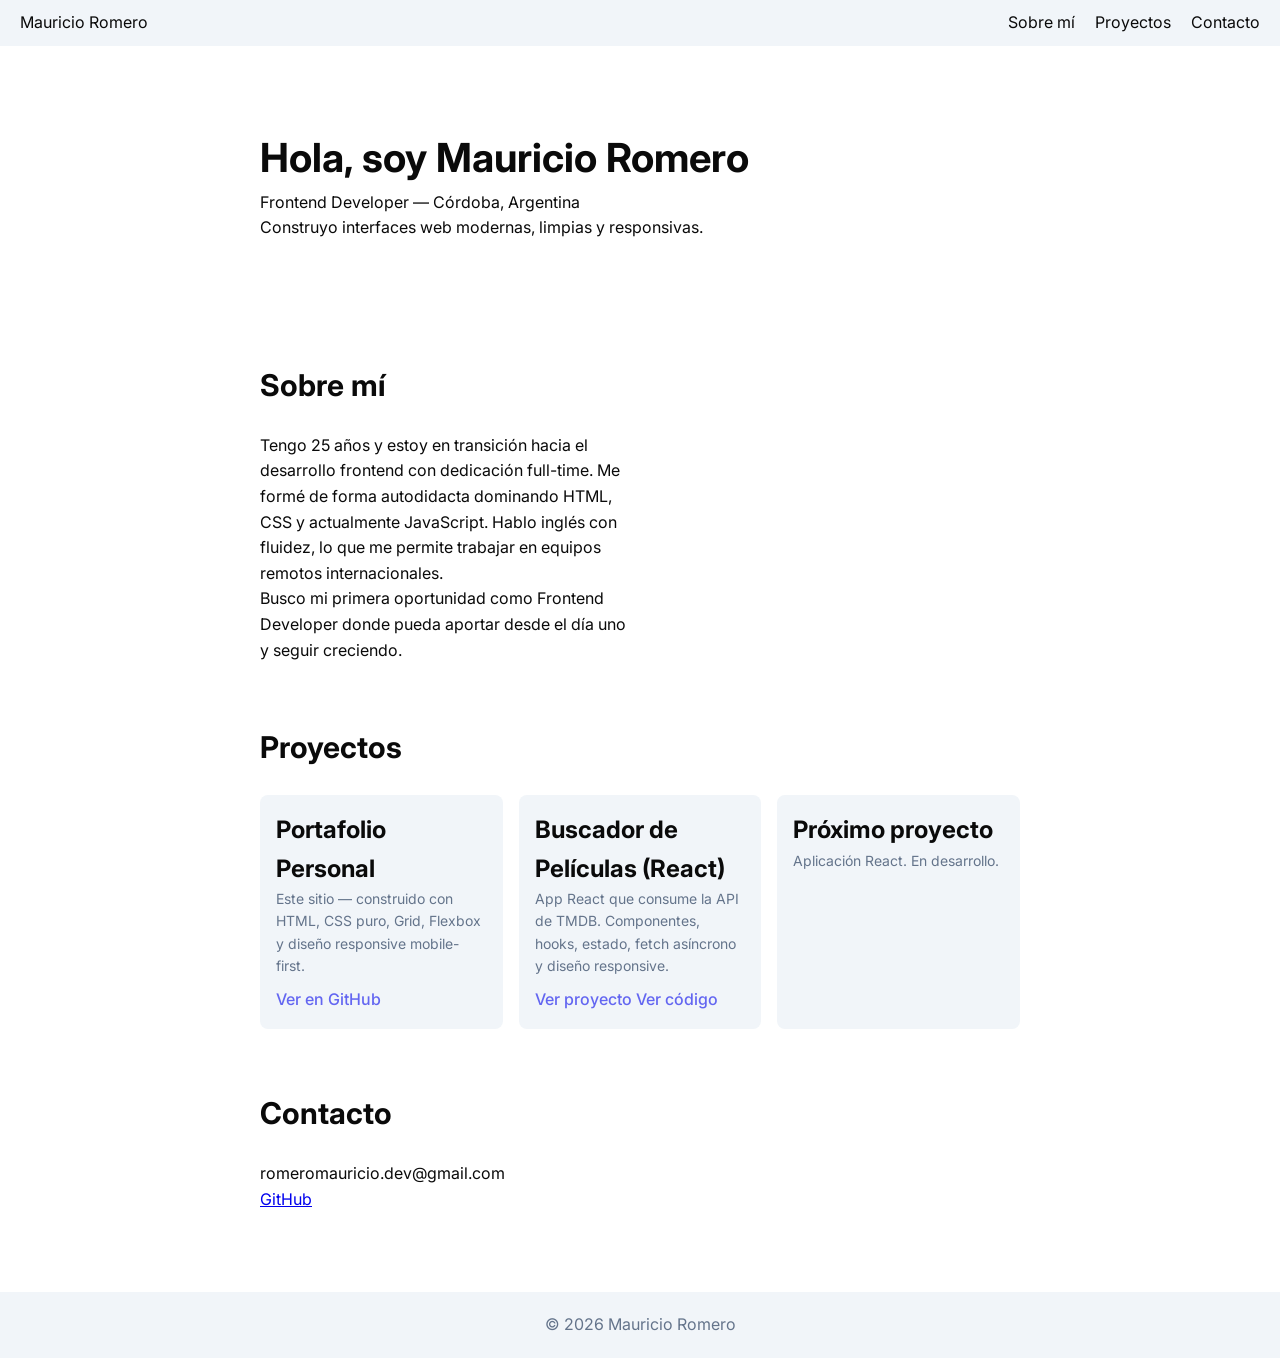
<file: index.html>
<!doctype html>
<html lang="es">
    <head>
        <meta charset="UTF-8" />
        <meta name="viewport" content="width=device-width, initial-scale=1.0" />
        <meta
            name="description"
            content="Portfolio de Mauricio Romero, Frontend Developer especializado en HTML, CSS y JavaScript. Buscando oportunidades remotas internacionales."
        />
        <meta
            property="og:title"
            content="Mauricio Romero - Frontend Developer"
        />
        <meta
            property="og:description"
            content="Portfolio de Mauricio Romero, Frontend Developer especializado en HTML, CSS y JavaScript."
        />
        <meta property="og:type" content="website" />
        <meta
            property="og:url"
            content="https://mauricionromero.github.io/portfolio/"
        />
        <title>Mauricio Romero - Frontend Developer</title>
        <link rel="preconnect" href="https://fonts.googleapis.com" />
        <link
            href="https://fonts.googleapis.com/css2?family=Inter:wght@400;500;600;700&display=swap"
            rel="stylesheet"
        />
        <link rel="stylesheet" href="styles.css" />
    </head>
    <body>
        <header>
            <span>Mauricio Romero</span>
            <nav>
                <ul>
                    <li><a href="#sobre-mi">Sobre mí</a></li>
                    <li><a href="#proyectos">Proyectos</a></li>
                    <li><a href="#contacto">Contacto</a></li>
                </ul>
            </nav>
        </header>

        <main>
            <section id="hero">
                <h1>Hola, soy Mauricio Romero</h1>
                <p id="mensaje">Frontend Developer — Córdoba, Argentina</p>
                <p>Construyo interfaces web modernas, limpias y responsivas.</p>
            </section>

            <section id="sobre-mi">
                <h2>Sobre mí</h2>
                <div class="sobre-mi-grid">
                    <div class="sobre-mi-texto">
                        <p>
                            Tengo 25 años y estoy en transición hacia el
                            desarrollo frontend con dedicación full-time. Me
                            formé de forma autodidacta dominando HTML, CSS y
                            actualmente JavaScript. Hablo inglés con fluidez, lo
                            que me permite trabajar en equipos remotos
                            internacionales.
                        </p>
                        <p>
                            Busco mi primera oportunidad como Frontend Developer
                            donde pueda aportar desde el día uno y seguir
                            creciendo.
                        </p>
                    </div>
                    <div class="sobre-mi-imagen">
                        <!-- Tu foto acá -->
                    </div>
                </div>
            </section>

            <section id="proyectos">
                <h2>Proyectos</h2>
                <div class="cards">
                    <article class="card">
                        <h3>Portafolio Personal</h3>
                        <p>
                            Este sitio — construido con HTML, CSS puro, Grid,
                            Flexbox y diseño responsive mobile-first.
                        </p>
                        <a
                            href="https://github.com/MauricioNRomero"
                            target="_blank"
                            rel="noopener noreferrer"
                            >Ver en GitHub</a
                        >
                    </article>
                    <article class="card">
                        <h3>Buscador de Películas (React)</h3>
                        <p>
                            App React que consume la API de TMDB. Componentes,
                            hooks, estado, fetch asíncrono y diseño responsive.
                        </p>
                        <a
                            href="https://buscador-react-eight.vercel.app/"
                            target="_blank"
                            rel="noopener noreferrer"
                            >Ver proyecto</a
                        >
                        <a
                            href="https://github.com/MauricioNRomero/buscador-react"
                            target="_blank"
                            rel="noopener noreferrer"
                            >Ver código</a
                        >
                    </article>
                    <article class="card">
                        <h3>Próximo proyecto</h3>
                        <p>Aplicación React. En desarrollo.</p>
                    </article>
                </div>
            </section>

            <section id="contacto">
                <h2>Contacto</h2>
                <p>romeromauricio.dev@gmail.com</p>
                <p>
                    <a
                        href="https://github.com/MauricioNRomero"
                        target="_blank"
                        rel="noopener noreferrer"
                        >GitHub</a
                    >
                </p>
            </section>
        </main>

        <footer>
            <p>© <span id="anio">2026</span> Mauricio Romero</p>
        </footer>
        <script src="script.js"></script>
    </body>
</html>
</file>
<file: styles.css>
:root {
    --backgroundcolor: #ffffff;
    --superficie: #f1f5f9;
    --texto: #0a0a0a;
    --textosecundario: #64748b;
    --acento: #6366f1;
}

* {
    box-sizing: border-box;
    margin: 0;
    padding: 0;
}

html {
    font-size: 62.5%;
    scroll-behavior: smooth;
}

body {
    font-family: 'Inter', sans-serif;
    background-color: var(--backgroundcolor);
    color: var(--texto);
    font-size: 1.6rem;
    line-height: 1.6;
    display: flex;
    flex-direction: column;
    min-height: 100vh;
}

header {
    padding: 1rem 2rem;
    background-color: var(--superficie);
    display: flex;
    flex-direction: column;
    align-items: center;
    gap: 1rem;
}

main {
    max-width: 800px;
    margin: 0 auto;
    padding: 2rem;
    flex: 1;
}
section {
    margin-bottom: 6rem;
}

nav ul {
    list-style: none;
    display: flex;
    flex-direction: column;
    align-items: center;
    gap: 2rem;
}

nav a {
    text-decoration: none;
    color: var(--texto);
    transition: color 0.2s ease;
}

nav a:hover {
    color: var(--acento);
}

h1 {
    font-size: 4rem;
}
h2 {
    font-size: 3rem;
    margin-bottom: 2.4rem;
}
h3 {
    font-size: 2.4rem;
}
p {
    font-size: 1.6rem;
}

/* Sobre mí */
.sobre-mi-grid {
    display: grid;
    grid-template-columns: 1fr;
    gap: 1.6rem;
}

/* Proyectos */
.cards {
    display: grid;
    grid-template-columns: 1fr;
    gap: 1.6rem;
}

.card {
    padding: 1.6rem;
    background: var(--superficie);
    border-radius: 8px;
    transition: transform 0.2s ease;
}
.card a {
    display: inline-block;
    margin-top: 1rem;
    color: var(--acento);
    text-decoration: none;
    font-weight: 500;
    transition: opacity 0.2s ease;
}
.card a:hover {
    opacity: 0.7;
}
.card:hover {
    transform: translateY(-4px);
}

article p {
    color: var(--textosecundario);
    font-size: 1.4rem;
}

footer {
    text-align: center;
    padding: 2rem;
    background-color: var(--superficie);
    color: var(--textosecundario);
}

@media (min-width: 768px) {
    .cards {
        grid-template-columns: repeat(3, 1fr);
    }
    .sobre-mi-grid {
        grid-template-columns: 1fr 1fr;
    }
    header {
        display: flex;
        justify-content: space-between;
        flex-direction: row;
    }
    nav ul {
        flex-direction: row;
    }
}
@keyframes slideIn {
    0% {
        opacity: 0;
        transform: translateY(20px);
    }
    100% {
        opacity: 1;
        transform: translateY(0);
    }
}
#hero {
    animation: slideIn 1s ease-out;
    padding: 6rem 0;
}
</file>
